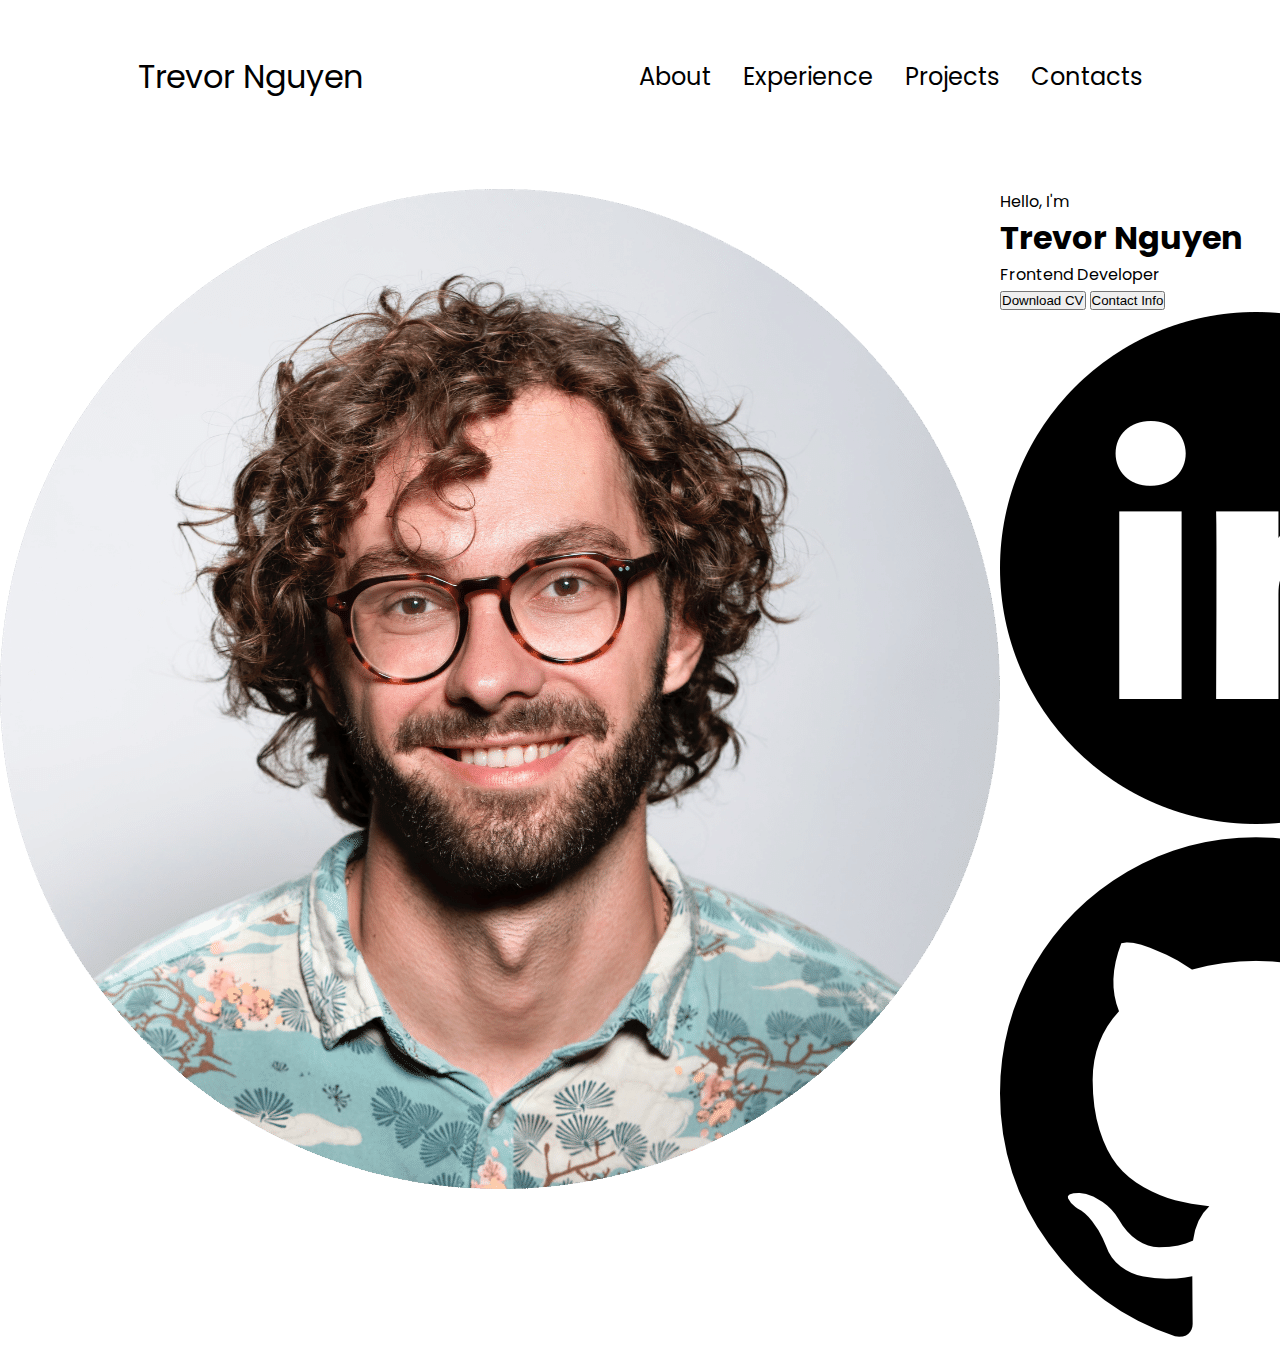
<file: index.html>
<!DOCTYPE html>
<html lang="en">
  <head>
    <meta charset="UTF-8" />
    <meta http-equiv="X-UA-Compatible" content="IE=edge" />
    <meta name="viewport" content="width=device-width, initial-scale=1.0" />
    <title>Trevor Nguyen Portfolio Website</title>
    <link rel="stylesheet" href="style.css" />
    <link rel="stylesheet" href="mediaqueries.css" />
  </head>
  <body>
    <nav id="desktop-nav">
      <div class="logo">Trevor Nguyen</div>
      <div>
        <ul class="nav-links">
          <li><a href="#about">About</a></li>
          <li><a href="#experience">Experience</a></li>
          <li><a href="#projects">Projects</a></li>
          <li><a href="#contact">Contacts</a></li>
        </ul>
      </div>
    </nav>
    <nav id="hamburger-nav">
      <div class="logo">Trevor Nguyen</div>
      <div class="hamburger-menu">
        <div class="hamburger-icon" onclick="toggleMenu()">
          <span></span>
          <span></span>
          <span></span>
        </div>
        <div class="menu-links">
          <li><a href="#about" onclick="toggleMenu()">About</a></li>
          <li><a href="#experience" onclick="toggleMenu()">Experience</a></li>
          <li><a href="#projects" onclick="toggleMenu()">Projects</a></li>
          <li><a href="#contact" onclick="toggleMenu()">Contacts</a></li>
        </div>
      </div>
    </nav>
    <section id="profile">
      <div class="section__pic-container">
        <img
          src="./assets/profile-pic.png"
          alt="Trevor Nguyen profile picture"
        />
      </div>
      <div class="section__text">
        <p class="section__text__p1">Hello, I'm</p>
        <h1 class="title">Trevor Nguyen</h1>
        <p class="section__text__p2">Frontend Developer</p>
        <div class="btn-container">
          <button
            class="btn btn-color-2"
            onclick="window.open('./assets/resume-example.pdf')"
          >
            Download CV
          </button>
          <button class="btn btn-color-1" onclick="location.href='./#contact'">
            Contact Info
          </button>
        </div>
        <div id="socials-container">
          <img
            src="./assets/linkedin.png"
            alt="My LinkedIn profile"
            class="icon"
            onclick="location.href='https://www.linkedin.com/in/trevor-nguyen-253919273/'"
          />
          <img
            src="./assets/github.png"
            alt="My LinkedIn profile"
            class="icon"
            onclick="location.href='https://github.com/lordtrev4'"
          />
        </div>
      </div>
    </section>
    <script src="script.js"></script>
  </body>
</html>

<!-- <title>Personal Portfolio</title>
    <link rel="stylesheet" href="styles.css" />
    <script src="mainstyle.js"></script>
  </head>
  <body>
    <h1>Trevor Nguyen</h1>
    <div class="navbar">
      <a href="myprojects.html"> My Projects <br /></a>
      <a href="aboutme.html">About Me <br /></a>
      <a href="contact.html">Contact Me <br /></a>
    </div>
  </body> -->
</file>
<file: style.css>
/* GENERAL */

@import url("https://fonts.googleapis.com/css2?family=Poppins:wght@300;400;500;600&display=swap");

* {
  margin: 0;
  padding: 0;
}

body {
  font-family: "Poppins", sans-serif;
}

html {
  scroll-behavior: smooth;
  /* smooth scroll instead of jump to link */
}

p {
  color: rgb(red, green, blue);
}

/* TRANSITION  */

a,
.button {
  transition: all 0.3s ease;
}

/* DESKTOP NAV */

nav,
.nav-links {
  display: flex;
}

nav {
  justify-content: space-around;
  align-items: center;
  height: 17vh;
}

.nav-links {
  gap: 2rem;
  list-style: none;
  font-size: 1.5rem;
}

a {
  color: black;
  text-decoration: none;
  text-decoration-color: white;
}

a:hover {
  color: gray;
  text-decoration: underline;
  text-underline-offset: 0.7rem;
  text-decoration-color: rgb(181, 181, 181);
}

.logo {
  font-size: 2rem;
}

.logo:hover {
  cursor: default;
}

/* HAMBURGER MENU */

#hamburger-nav {
  display: none;
}

.hamburger-menu {
  position: relative;
  display: inline-block;
}

.hamburger-icon {
  display: flex;
  flex-direction: column;
  justify-content: space-between;
  height: 24px;
  width: 30px;
  cursor: pointer;
}

.hamburger-icon span {
  width: 100%;
  height: 2px;
  background-color: black;
  transition: all 0.3 ease-in-out;
}

.menu-links {
  position: absolute;
  top: 100%;
  right: 0%;
  background-color: white;
  width: fit-content;
  max-height: 0;
  overflow: hidden;
  transition: all 0.3s ease-in-out;
}

.menu-links a {
  display: block;
  padding: 10px;
  text-align: center;
  font-size: 1.5rem;
  color: black;
  text-decoration: none;
  transition: all 0.3 ease-in-out;
}

.menu-links li {
  list-style: none;
}

.menu-links.open {
  max-height: 300px;
}

.hamburger-icon.open span:first-child {
  transform: rotate(45deg) translate(10px, 5px);
}

.hamburger-icon.open span:nth-child(2) {
  opacity: 0;
}

.hamburger-icon.open span:last-child {
  transform: rotate(-45deg) translate(10px, -5px);
}

.hamburger-icon span:first-child {
  transform: none;
}

.hamburger-icon span:first-child {
  opacity: 1;
}

.hamburger-icon span:first-child {
  transform: none;
}

/* SECTIONS */

section {
  padding-top: 4vh;
  height: 96vh;
  margin: 0 10 rem;
  box-sizing: border-box;
  min-height: fit-content;
}

.section-container {
  display: flex;
}

/* PROFILE SECTION */

#profile {
  display: flex;
}
</file>
<file: mediaqueries.css>
/* when screen less than 1200 show hambuger menu and 
get rid of navigation */
@media screen and (max-width: 1200px) {
  #desktop-nav {
    display: none;
  }

  #hamburger-nav {
    display: flex;
  }
}
</file>
